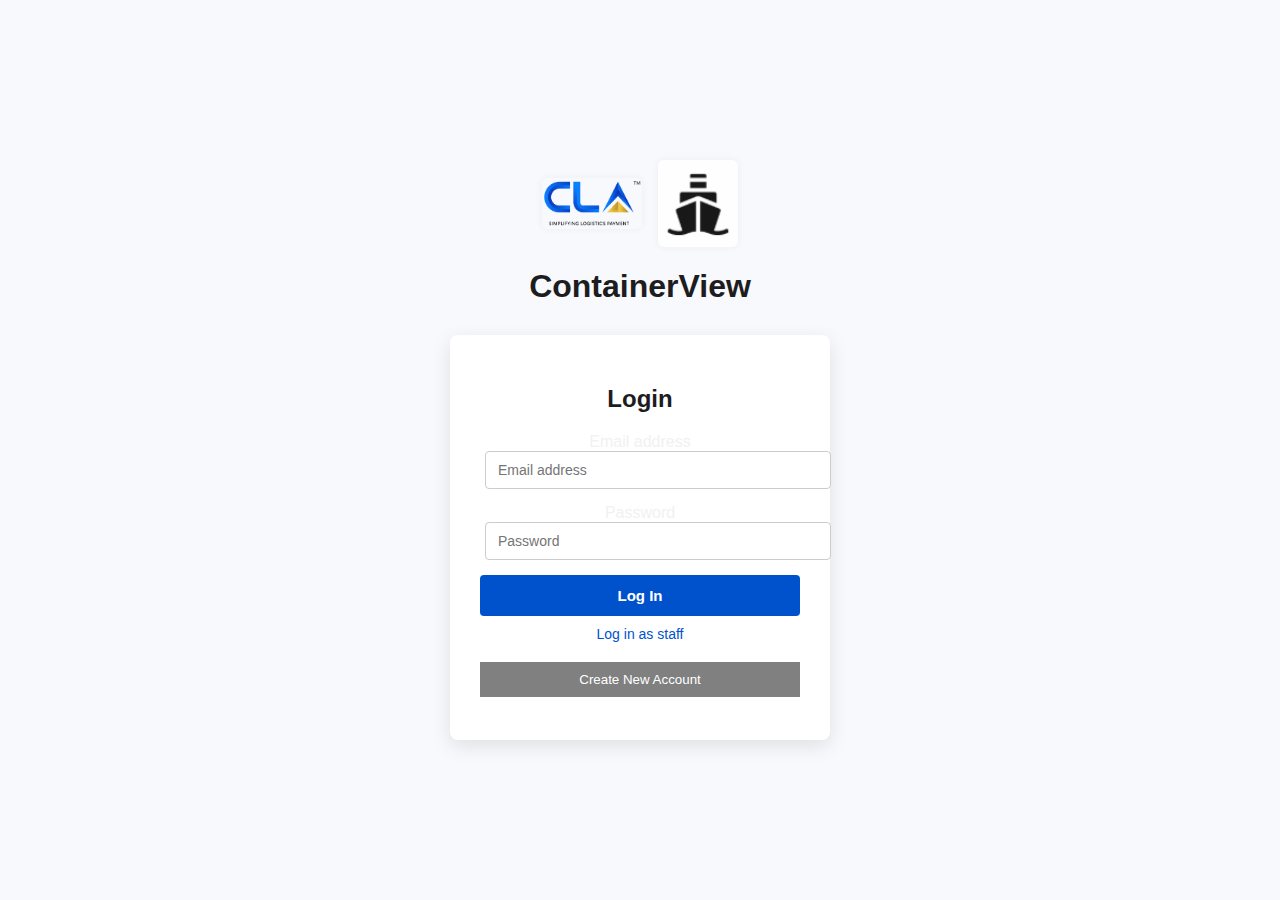
<file: index.html>
<!DOCTYPE html>
<html lang="en">
<head>
  <meta charset="UTF-8">
  <title>ContainerView Login</title>
  <link rel="stylesheet" href="style.css">
</head>
<body class="login-body">
  <div class="login-wrapper">
    <div class="logo-group">
        <img src="logo.png" alt="CLA Logo" class="login-logo">
        <img src="ship-logo.png" alt="Ship Logo" class="login-logo partner-logo">
    </div>     
    <h1 class="brand-title">ContainerView</h1>
    <div class="login-box">
      <h2>Login</h2>
      <form id="loginForm">
        <label for="email">Email address</label>
        <input type="email" id="email" placeholder="Email address" required>

        <label for="password">Password</label>
        <input type="password" id="password" placeholder="Password" required>

        <button type="button" id="clientLogin" class="login-btn">Log In</button>
        <a id="staffLogin" class="staff-link" href="#">Log in as staff</a>
      </form>
      <button onclick="window.location.href='create-account.html'" style="background-color: grey; color: white; border: none; padding: 10px 20px; margin-top: 20px; width: 100%; cursor: pointer;">
        Create New Account
      </button>      
      <p id="loginError" class="error-msg"></p>
    </div>
  </div>

  <script>
    function login(role) {
      const email = document.getElementById('email').value.trim();
      const password = document.getElementById('password').value.trim();

      if (email && password) {
        localStorage.setItem('userRole', role);
        window.location.href = 'dashboard.html';
      } else {
        document.getElementById('loginError').innerText = 'Please enter email and password.';
      }
    }

    document.getElementById('clientLogin').addEventListener('click', () => login('Client'));
    document.getElementById('staffLogin').addEventListener('click', (e) => {
      e.preventDefault();
      login('Staff');
    });
  </script>
</body>
</html>
</file>
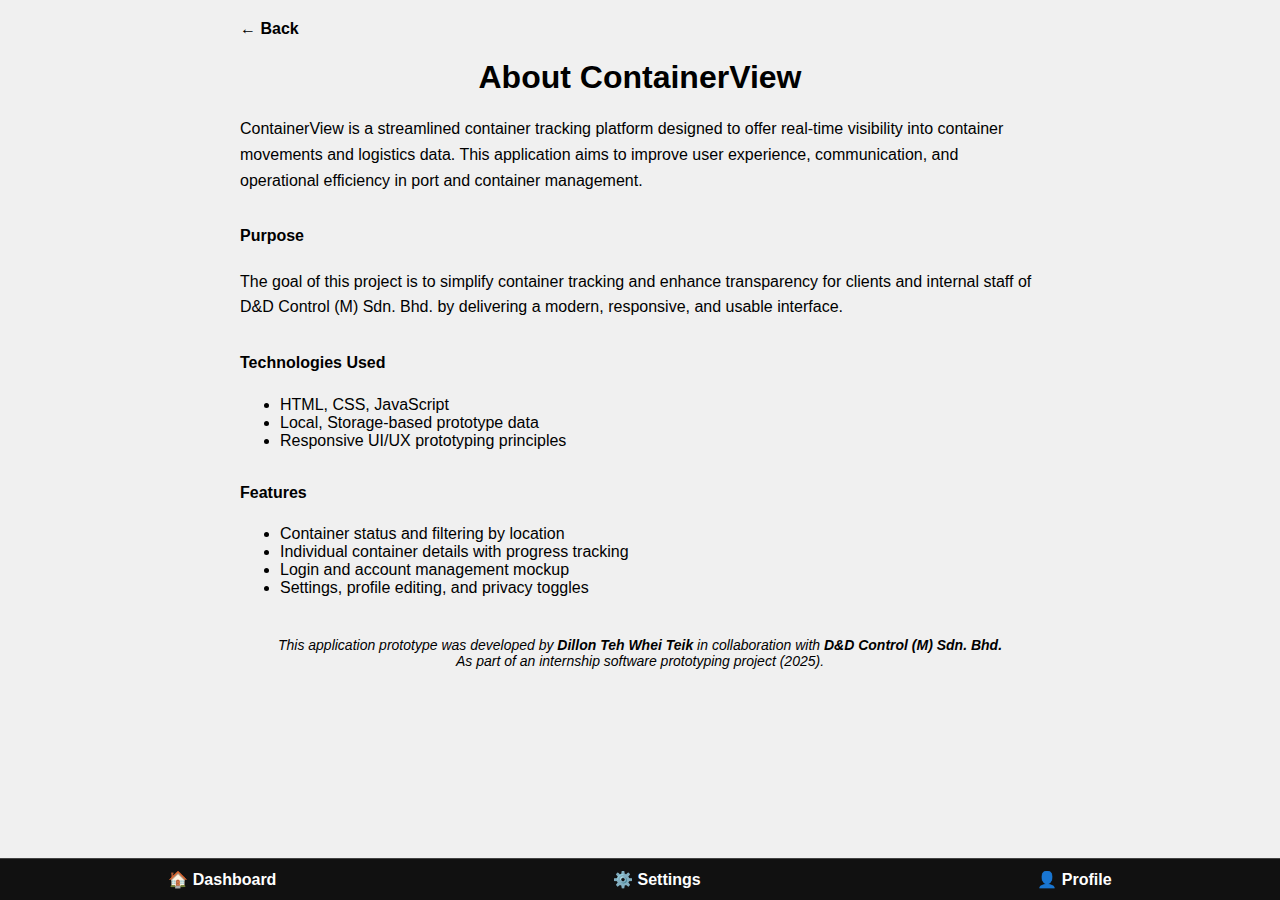
<file: about.html>
<!DOCTYPE html>
<html lang="en">
<head>
  <meta charset="UTF-8">
  <title>About - ContainerView</title>
  <link rel="stylesheet" href="style.css">
  <style>
    body {
      margin: 0;
      font-family: Arial, sans-serif;
      background-color: #f0f0f0;
      color: black;
    }

    .container {
      padding: 20px;
      max-width: 800px;
      margin: 0 auto;
      padding-bottom: 100px; /* prevent nav overlap */
    }

    .back-btn {
      text-align: left;
      display: block;
      margin-bottom: 20px;
      color: #000;
      text-decoration: none;
      font-weight: bold;
    }

    h1 {
      text-align: center;
      margin-bottom: 20px;
    }

    p {
      line-height: 1.6;
      margin-bottom: 20px;
    }

    .credit {
      text-align: center;
      font-style: italic;
      font-size: 14px;
      margin-top: 40px;
    }

    .section-title {
      font-weight: bold;
      margin-top: 30px;
    }
  </style>
</head>
<body>
  <div class="container">
    <a href="settings.html" class="back-btn">← Back</a>
    <h1>About ContainerView</h1>

    <p>
      ContainerView is a streamlined container tracking platform designed to offer real-time visibility into container movements and logistics data. This application aims to improve user experience, communication, and operational efficiency in port and container management.
    </p>

    <p class="section-title">Purpose</p>
    <p>
      The goal of this project is to simplify container tracking and enhance transparency for clients and internal staff of D&D Control (M) Sdn. Bhd. by delivering a modern, responsive, and usable interface.
    </p>

    <p class="section-title">Technologies Used</p>
    <ul>
      <li>HTML, CSS, JavaScript</li>
      <li>Local, Storage-based prototype data</li>
      <li>Responsive UI/UX prototyping principles</li>
    </ul>

    <p class="section-title">Features</p>
    <ul>
      <li>Container status and filtering by location</li>
      <li>Individual container details with progress tracking</li>
      <li>Login and account management mockup</li>
      <li>Settings, profile editing, and privacy toggles</li>
    </ul>

    <div class="credit">
      This application prototype was developed by <strong>Dillon Teh Whei Teik</strong> in collaboration with <strong>D&D Control (M) Sdn. Bhd.</strong><br>
      As part of an internship software prototyping project (2025).
    </div>
  </div>

  <div id="navbar-placeholder"></div>
  <script>
    fetch('navbar.html')
      .then(res => res.text())
      .then(data => {
        document.getElementById('navbar-placeholder').innerHTML = data;
      });
  </script>
</body>
</html>
</file>
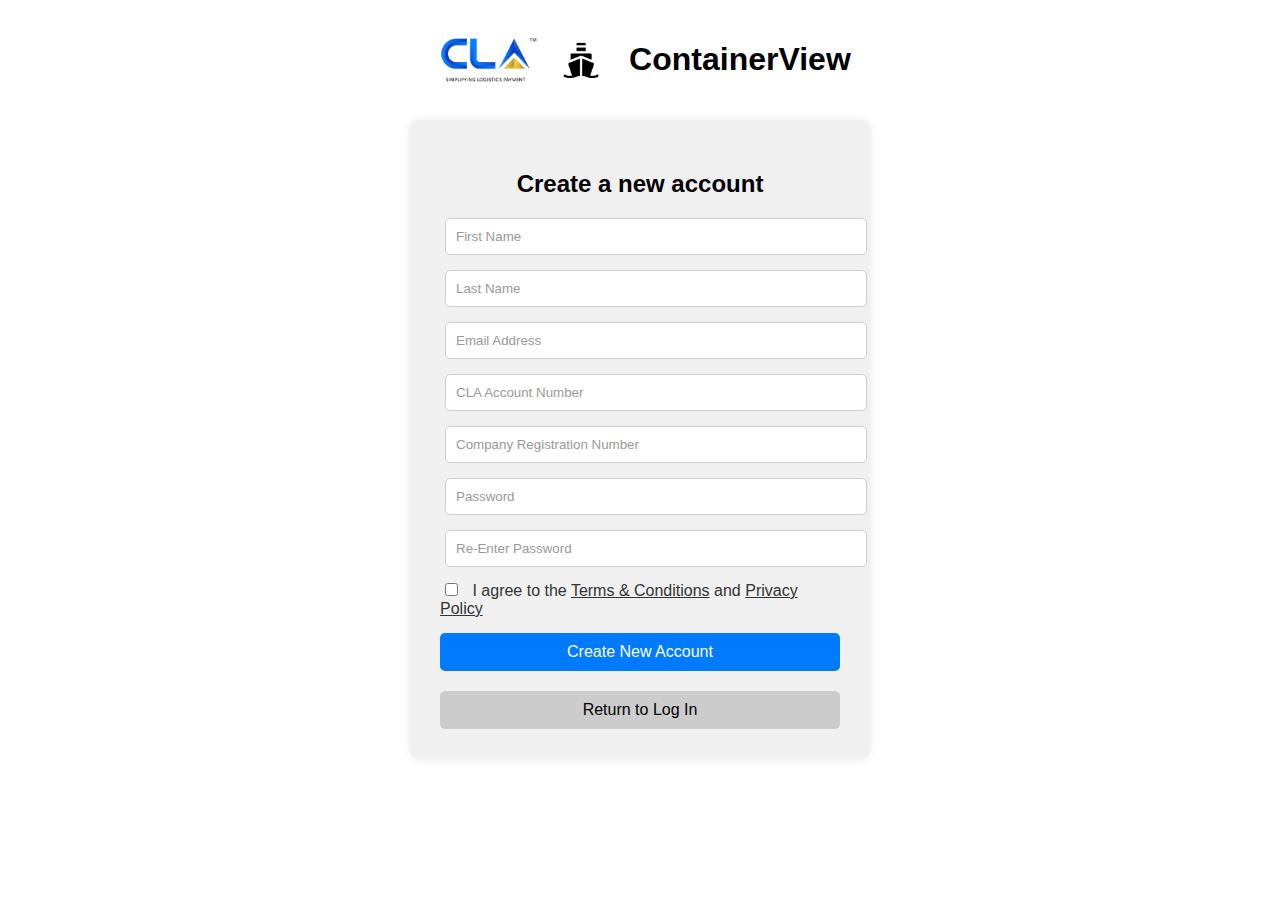
<file: create-account.html>
<!DOCTYPE html>
<html lang="en">
<head>
  <meta charset="UTF-8" />
  <meta name="viewport" content="width=device-width, initial-scale=1.0"/>
  <title>ContainerView - Create Account</title>
  <link rel="stylesheet" href="style.css">
  <style>
    body {
      background-color: #fff;
      color: black;
      font-family: Arial, sans-serif;
      display: flex;
      flex-direction: column;
      align-items: center;
      padding: 20px;
    }

    .logo {
      height: 50px;
      margin: 10px;
    }

    .header {
      display: flex;
      align-items: center;
      justify-content: center;
      margin-bottom: 20px;
    }

    .header h1 {
      margin-left: 15px;
      font-size: 2em;
      color: #000;
    }

    .create-box {
      background-color: #f0f0f0;
      padding: 30px;
      border-radius: 10px;
      width: 100%;
      max-width: 400px;
      box-shadow: 0 0 10px rgba(0, 0, 0, 0.1);
    }

    .create-box h2 {
      text-align: center;
      margin-bottom: 20px;
      color: #000;
    }

    .form-group {
      margin-bottom: 15px;
    }

    .form-group input[type="text"],
    .form-group input[type="email"],
    .form-group input[type="password"] {
      width: 100%;
      padding: 10px;
      border: 1px solid #ccc;
      border-radius: 5px;
      background-color: #fff;
      color: #000;
    }

    .form-group input::placeholder {
      color: #999;
    }

    .form-group input[type="checkbox"] {
      margin-right: 10px;
    }

    .form-group label {
      color: #333;
    }

    .btn {
      display: block;
      width: 100%;
      padding: 10px;
      border: none;
      border-radius: 5px;
      font-size: 16px;
      margin-top: 10px;
      cursor: pointer;
    }

    .btn-primary {
      background-color: #007bff;
      color: white;
    }

    .btn-secondary {
      background-color: #ccc;
      color: black;
      margin-top: 20px;
    }
  </style>
</head>
<body>

  <div class="header">
    <img src="logo.png" alt="Logo 1" class="logo" />
    <img src="ship-logo.png" alt="Logo 2" class="logo" />
    <h1>ContainerView</h1>
  </div>

  <div class="create-box">
    <h2>Create a new account</h2>
    <div class="form-group">
      <input type="text" placeholder="First Name" />
    </div>
    <div class="form-group">
      <input type="text" placeholder="Last Name" />
    </div>
    <div class="form-group">
      <input type="email" placeholder="Email Address" />
    </div>
    <div class="form-group">
      <input type="text" placeholder="CLA Account Number" />
    </div>
    <div class="form-group">
      <input type="text" placeholder="Company Registration Number" />
    </div>
    <div class="form-group">
      <input type="password" placeholder="Password" />
    </div>
    <div class="form-group">
      <input type="password" placeholder="Re-Enter Password" />
    </div>
    <div class="form-group">
      <label><input type="checkbox" /> I agree to the 
        <span style="text-decoration: underline; cursor: pointer;">Terms & Conditions</span> and 
        <span style="text-decoration: underline; cursor: pointer;">Privacy Policy</span>
    </label>
    </div>
    <button class="btn btn-primary" onclick="window.location.href='dashboard.html'">Create New Account</button>      
    <button class="btn btn-secondary" onclick="window.location.href='index.html'">Return to Log In</button>
  </div>

</body>
</html>
</file>
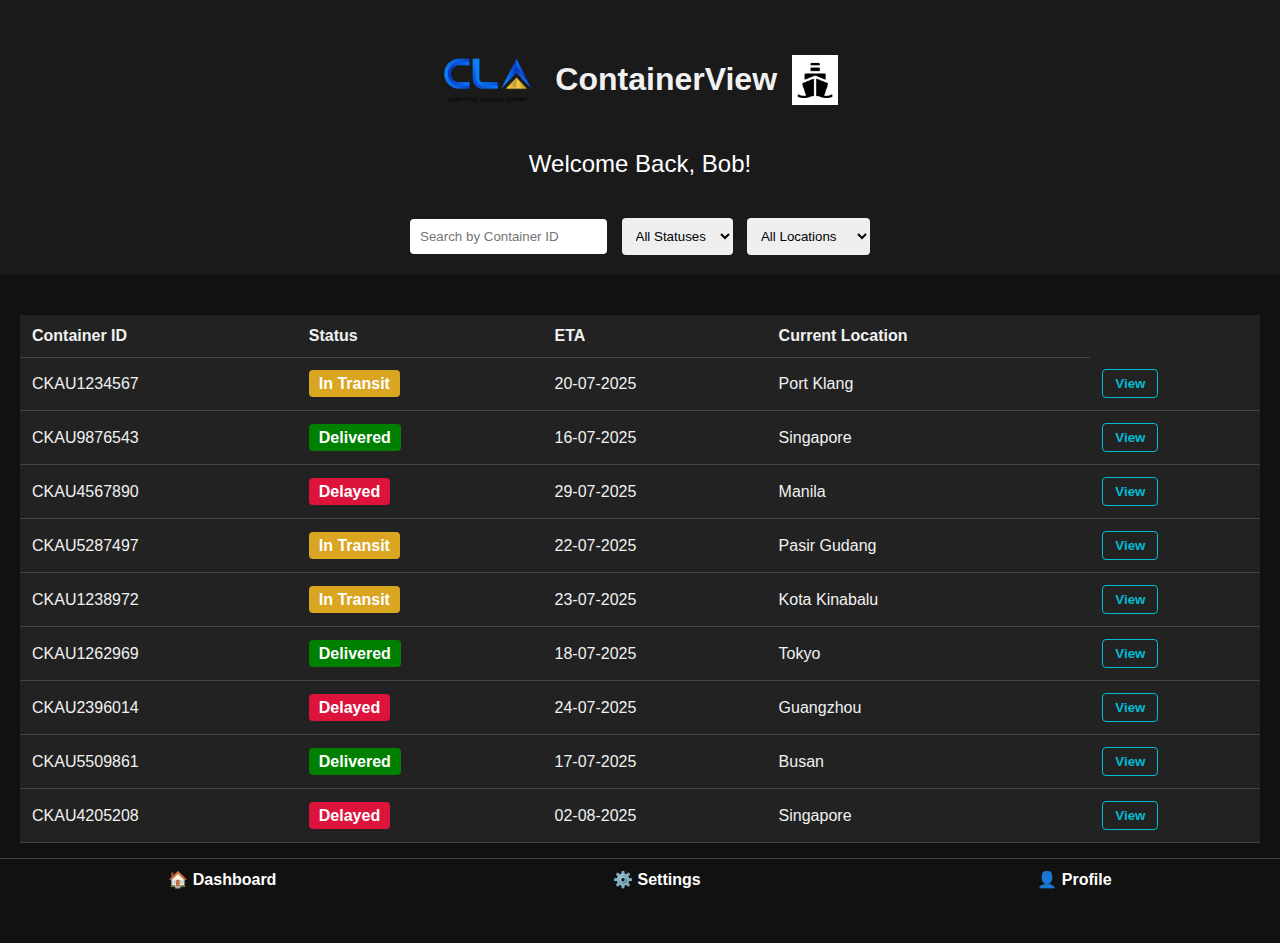
<file: dashboard.html>
<!DOCTYPE html>
<html lang="en">
<head>
  <meta charset="UTF-8">
  <title>ContainerView Dashboard</title>
  <link rel="stylesheet" href="style.css">
</head>
<body>
  <header>
    <!-- Header with Logo and Title -->
    <div class="brand">
      <img src="logo.png" alt="CLA Logo Left" class="logo">
      <h1>ContainerView</h1>
      <img src="ship-logo.png" alt="CLA Logo Right" class="logo">
    </div>
    <!-- Welcome Message -->
    <div class="welcome-msg">
      Welcome Back, Bob!
    </div>
    <div class="controls">
      <input type="text" id="searchInput" placeholder="Search by Container ID" />
      <!--Status Filter-->
      <select id="statusFilter">
        <option value="All">All Statuses</option>
        <option value="In Transit">In Transit</option>
        <option value="Delivered">Delivered</option>
        <option value="Delayed">Delayed</option>
      </select>
      <!-- Location Filter -->
        <!-- <label for="locationFilter">Filter by Location:</label> -->
        <select id="locationFilter">
        <option value="All">All Locations</option>
        <option value="Port Klang">Port Klang</option>
        <option value="Singapore">Singapore</option>
        <option value="Manila">Manila</option>
        <option value="Pasir Gudang">Pasir Gudang</option>
        <option value="Kota Kinabalu">Kota Kinabalu</option>
        <option value="Tokyo">Tokyo</option>
        <option value="Guangzhou">Guangzhou</option>
        <option value="Busan">Busan</option>
      </select>
    </div>
  </header>

  <main>
    <table id="containerTable">
      <thead>
        <tr>
          <th>Container ID</th>
          <th>Status</th>
          <th>ETA</th>
          <th>Current Location</th>
        </tr>
      </thead>
      <tbody>
        <!-- Rows will be dynamically added here -->
      </tbody>
    </table>
  </main>

  <script src="script.js"></script>
  
  <div id="navbar-placeholder"></div>

<script>
  fetch('navbar.html')
    .then(res => res.text())
    .then(data => {
      document.getElementById('navbar-placeholder').innerHTML = data;
    });
</script>

</body>
</html>
</file>
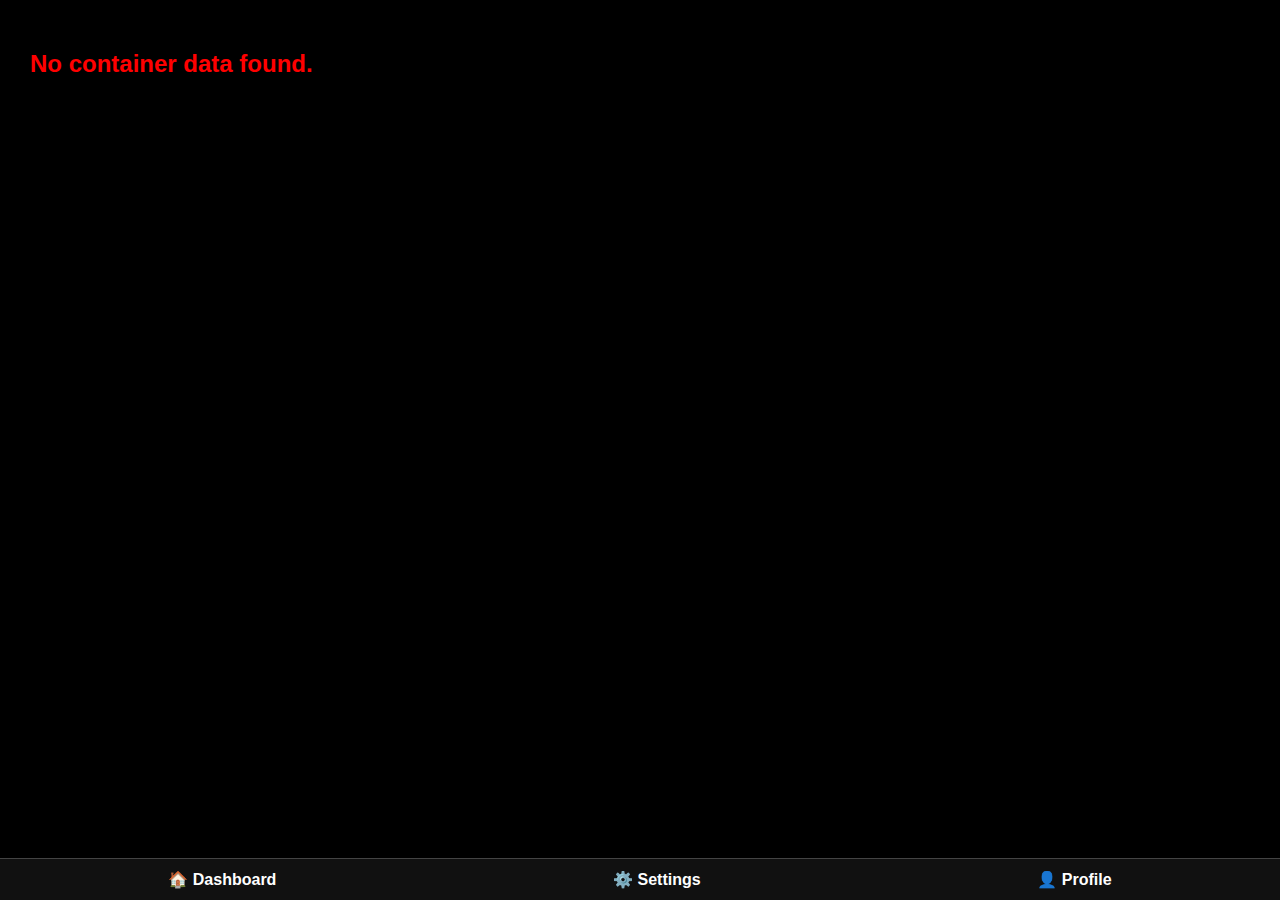
<file: details.html>
<!DOCTYPE html>
<html lang="en">
<head>
  <meta charset="UTF-8">
  <title>ContainerView - Container Details</title>
  <link rel="stylesheet" href="style.css">
  <style>
    body {
      background-color: #000;
      color: white;
      font-family: Arial, sans-serif;
      padding: 30px;
    }

    .header {
      display: flex;
      align-items: center;
      margin-bottom: 40px;
    }

    .logo {
      height: 50px;
      margin-right: 20px;
    }

    .container-details {
      margin-bottom: 30px;
    }

    .highlight {
      font-size: 2em;
      color: yellow;
      margin-bottom: 20px;
      text-align: center;
    }

    .label {
      color: hotpink;
      font-weight: bold;
      margin-top: 20px;
      text-align: center;
    }

    .value {
      color: white;
      text-align: center;
    }

    .progress {
      border-left: 4px solid green;
      padding-left: 20px;
      margin-top: 20px;
      margin-left: auto;
      margin-right: auto;
      width: fit-content;
    }

    .step {
      display: flex;
      align-items: center;
      margin-bottom: 16px;
      color: green;
    }

    .step.complete::before {
      content: "✔️";
      margin-right: 10px;
    }

    .step.incomplete::before {
      content: "⚪";
      margin-right: 10px;
    }

    .download-btn {
      margin-top: 30px auto 0;
      color: limegreen;
      text-decoration: underline;
      cursor: pointer;
      display: block;
      text-align: center;
      font-weight: bold;
    }

    
  </style>
</head>
<body>

  <div class="header">
    <a href="dashboard.html">
        <img src="logo.png" alt="CLA Logo" class="logo" style="cursor: pointer;">
      </a>      
    <h1>ContainerView</h1>
  </div>

  <div class="container-details">
    <div class="label">Container ID:</div>
    <div class="highlight" id="container-id">Loading...</div>

    <div class="label">Status:</div>
    <div class="value" id="status">Loading...</div>

    <div class="label">Estimated Arrival:</div>
    <div class="value" id="eta">Loading...</div>

    <div class="label">Port of Loading / Origin:</div>
    <div class="value" id="origin">Loading...</div>

    <div class="label">Current Location:</div>
    <div class="value" id="location">Loading...</div>
  </div>

  <div class="label">Tracking Progress:</div>
  <div class="progress" id="tracking-progress">
    <!-- Progress steps will be injected here -->
  </div>

  <div class="download-btn" onclick="alert('CKAU9876543_report saved to Downloads')">[Download PDF Report]</div>
  

  <!--
  <script>
    const container = JSON.parse(localStorage.getItem("selectedContainer"));

    if (container) {
      document.getElementById("container-id").textContent = container.id;
      document.getElementById("eta").textContent = container.eta;
      document.getElementById("origin").textContent = container.origin;
      document.getElementById("location").textContent = container.location;

      const steps = ["Departed Origin", "At Port", "Customs", "Delivered"];
      const progress = document.getElementById("tracking-progress");

      steps.forEach((step, index) => {
        const div = document.createElement("div");
        div.className = "step " + (index <= container.progressIndex ? "complete" : "incomplete");
        div.textContent = step;
        progress.appendChild(div);
      });
    } else {
      document.body.innerHTML = "<h2 style='color: red;'>No container data found.</h2>";
    }
  </script>
-->

    <script>
        const container = JSON.parse(localStorage.getItem("selectedContainer"));
    
        if (container) {
        // Random hardcoded ports
        const ports = [
            "Port of Shanghai, China",
            "Jawaharlal Nehru Port, India",
            "Kaohsiung Harbor, Taiwan",
            "Port of Ningbo-Zhoushan, China",
            "Laem Chabang Port, Thailand",
            "Port of Shenzhen, China"
        ];
        const randomOrigin = ports[Math.floor(Math.random() * ports.length)];
    
        // document.getElementById("container-id").textContent = container.id;
        // Sets Container ID text as usual
        const containerIdElement = document.getElementById("container-id");
        containerIdElement.textContent = container.id;

        // Checks respective status of container and applies correct text colour dynamically using .style.color
        if (container.status === "Delivered") {
        containerIdElement.style.color = "green";
        } else if (container.status === "In Transit") {
        containerIdElement.style.color = "yellow";
        } else if (container.status === "Delayed") {
        containerIdElement.style.color = "crimson";
        }

        document.getElementById("eta").textContent = container.eta;
        document.getElementById("origin").textContent = randomOrigin;
        document.getElementById("location").textContent = container.location;
        document.getElementById("status").textContent = container.status;
    
        const steps = ["Departed Origin", "At Port", "Customs", "Delivered"];
        const progress = document.getElementById("tracking-progress");
    
        /*
        steps.forEach((step, index) => {
            const div = document.createElement("div");
            div.className = "step " + (index <= container.progressIndex ? "complete" : "incomplete");
            div.textContent = step;
            progress.appendChild(div);
        });
*/

        const status = container.status;

        // Clear any existing progress
        progress.innerHTML = "";

        // Determine how many steps to check off
        let progressIndex = 0;
        let specialColorStep = -1;
        let specialColor = "";

        // Always check the first step
        if (status === "Delivered") {
        progressIndex = steps.length - 1; // All complete
        } else if (status === "In Transit") {
        progressIndex = 0; // Only first step complete
        specialColorStep = 1; // At Port = yellow
        specialColor = "goldenrod";
        } else if (status === "Delayed") {
        progressIndex = 0; // Only first step complete
        specialColorStep = 1; // Could also be 2 for Customs if you want
        specialColor = "crimson";
        }

        // Generate step indicators
        steps.forEach((step, index) => {
        const div = document.createElement("div");

        if (index <= progressIndex) {
            div.className = "step complete";
        } else if (index === specialColorStep) {
            div.className = "step";
            div.style.color = specialColor;
        } else {
            div.className = "step incomplete";
        }

        div.textContent = step;
        progress.appendChild(div);
        });


        } else {
        document.body.innerHTML = "<h2 style='color: red;'>No container data found.</h2>";
        }
    </script>
    
    <div id="navbar-placeholder"></div>

<script>
  fetch('navbar.html')
    .then(res => res.text())
    .then(data => {
      document.getElementById('navbar-placeholder').innerHTML = data;
    });
</script>


</body>
</html>
</file>
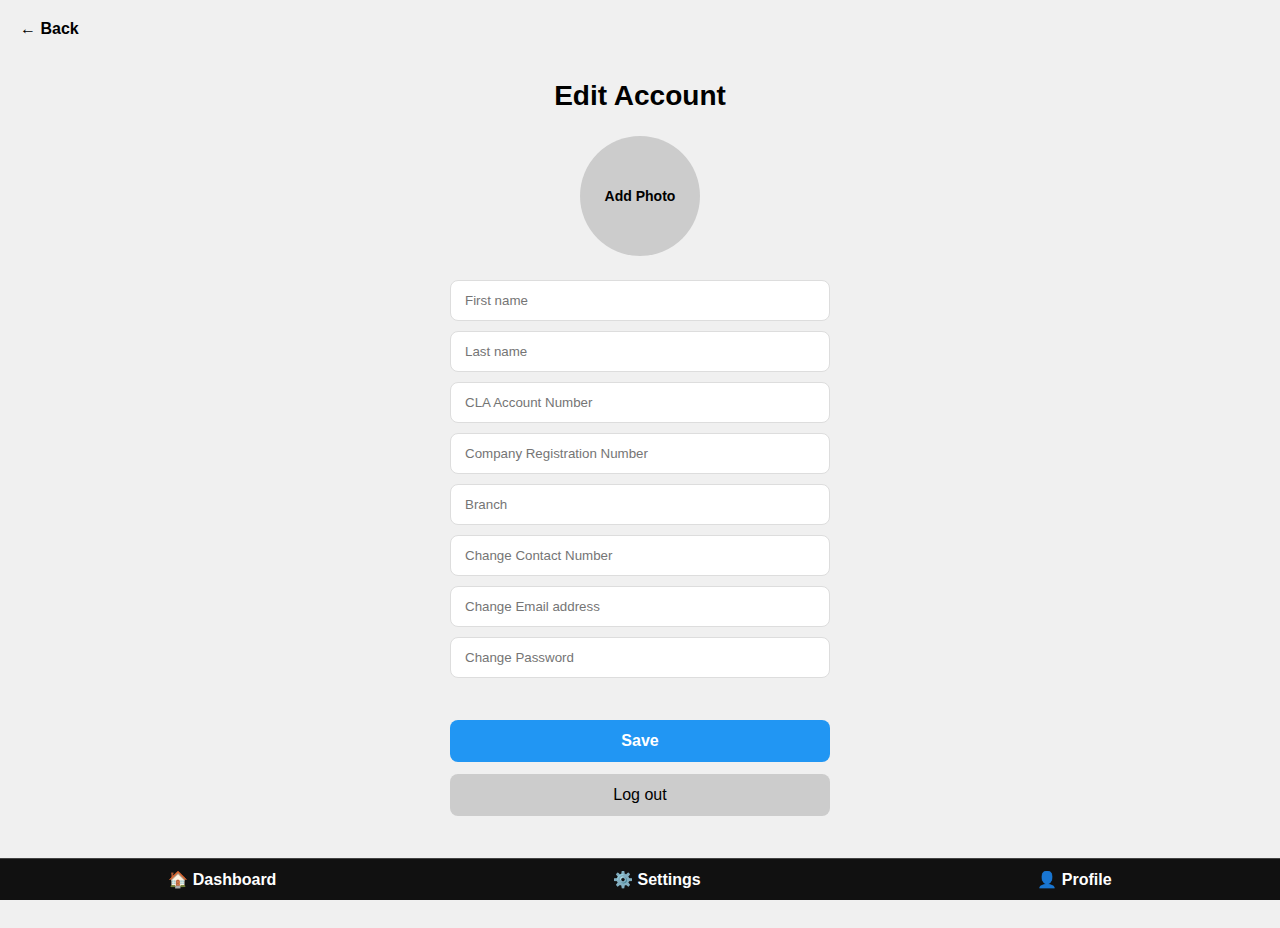
<file: new-profile.html>
<!DOCTYPE html>
<html lang="en">
<head>
  <meta charset="UTF-8">
  <title>Profile - ContainerView</title>
  <link rel="stylesheet" href="style.css">
  <style>
    :root{
      --page-bg: #f0f0f0;
      --field-bg: #ccc;
      --primary: #2196f3;
      --text: #000;
      --muted-text: #666;
      --radius: 8px;
      --container-w: 380px;   /* <- makes everything stack nicely */
      --bottom-pad: 100px;    /* avoid overlap with fixed bottom nav */
    }

    body{
      margin: 0;
      font-family: Arial, sans-serif;
      background: var(--page-bg);
      color: var(--text);
    }

    .container{
      max-width: var(--container-w);
      margin: 0 auto;
      padding: 20px 16px var(--bottom-pad);
      padding-top: 60px; /* add space for the fixed back button */
      text-align: center;
    }

    .back-btn {
        display: inline-block;
        color: var(--text);
        text-decoration: none;
        font-weight: bold;
        position: absolute;
        top: 20px;
        left: 20px;
        z-index: 100;
    }

    .h2{
        margin: 0 0 24px;
        font-size: 24px;
        font-weight: bold;
        text-decoration: underline;
    }

    .profile-heading {
        font-size: 28px;
        font-weight: bold;
        margin: 0 auto 24px;
        padding-top: 20px;
        text-align: center;
        color: var(--text);
      }      

    .container {
        max-width: var(--container-w);
        margin: 0 auto;
        padding: 60px 16px var(--bottom-pad); /* increased top padding */
        text-align: center;
      }

    /* Avatar upload */
    .avatar {
        width: 120px;
        height: 120px;
        aspect-ratio: 1 / 1;               /* Force square dimensions */
        background-color: #ccc;
        border-radius: 50%;                /* Make it a circle */
        display: flex;                     /* Use flex to center the text inside */
        align-items: center;
        justify-content: center;
        font-weight: bold;
        font-size: 14px;
        color: black;
        cursor: pointer;
        margin: 20px auto 24px;
        background-size: cover;
        background-position: center;
        overflow: hidden;
        text-align: center;
        transition: background-image 0.3s ease, opacity 0.3s ease;
      }
      

    /* Stack every field to full width */
    .form-field{
      width: 100%;
      max-width: 100%;
      display: block;
      margin: 10px 0;
      padding: 12px 14px;
      background: #fff;              /* match your latest look */
      border: 1px solid #ddd;
      border-radius: var(--radius);
      box-sizing: border-box;
      color: var(--text);
    }

    /*
    .muted-field{
      background: var(--field-bg);
      color: var(--muted-text);
      border: none;
    }
    */

    .btn{
      width: 100%;
      padding: 12px;
      margin: 12px 0;
      font-size: 16px;
      border: none;
      border-radius: var(--radius);
      cursor: pointer;
      display: block;
    }

    .btn-small {
        padding: 6px 12px;
        font-size: 12px;
        border-radius: 6px;
        margin-top: 10px;
        margin-bottom: 30px;
        background: #ddd;
        color: black;
        border: none;
        cursor: pointer;
        display: block;
        margin-left: auto;
        margin-right: auto;

      }      

    .save-btn{
      background: var(--primary);
      color: #fff;
      font-weight: bold;
    }

    .logout-btn{
      background: var(--field-bg);
      color: #000;
    }
  </style>
</head>
<body>
  <div class="container">
    <a href="dashboard.html" class="back-btn">← Back</a>

    <!-- <h2>Edit Account</h2> -->
    <h2 class="profile-heading">Edit Account</h2>    

    <!-- Avatar -->
    <label for="avatarInput" class="avatar" id="avatarPreview">Add Photo</label>
    <input type="file" id="avatarInput" accept="image/*" style="display:none;">

    <!-- Clear Profile Picture-->
    <button id="removePhotoBtn" class="btn-small" style="display: none; background:#ddd; color:black; font-size:14px;">Remove Photo</button>
      

    <!-- Form fields stacked in one column -->
    <input type="text" class="form-field" placeholder="First name" id="firstName">
    <input type="text" class="form-field" placeholder="Last name" id="lastName">
    <input type="text" class="form-field" placeholder="CLA Account Number" id="accountNo">
    <input type="text" class="form-field" placeholder="Company Registration Number" id="regNo">
    <input type="text" class="form-field" placeholder="Branch" id="branch">
    <input type="text" class="form-field" placeholder="Change Contact Number" id="contactNo">
    <input type="email" class="form-field" placeholder="Change Email address" id="email">
    <input type="password" class="form-field" placeholder="Change Password" id="password">

    <div style="height: 20px;"></div>

    <button class="btn save-btn" onclick="alert('Account Details Successfully Saved!')">Save</button>
    <button class="btn logout-btn" onclick="window.location.href='index.html'">Log out</button>
  </div>

  <!-- Shared bottom nav -->
  <div id="navbar-placeholder"></div>

  <script>
    // Inject navbar
    fetch('navbar.html')
      .then(res => res.text())
      .then(data => {
        document.getElementById('navbar-placeholder').innerHTML = data;
      });

    // ----- Avatar upload + persistence -----
    const input   = document.getElementById('avatarInput');
    const preview = document.getElementById('avatarPreview');
    const removeBtn = document.getElementById('removePhotoBtn');

    const savedImage = localStorage.getItem("profileImage");
    if (savedImage) {
        preview.style.backgroundImage = `url('${savedImage}')`;
        preview.textContent = "";
        removeBtn.style.display = "block"; // Shows the button if an image exists
      }      

    input.addEventListener('change', () => {
      const file = input.files[0];
      if (!file) return;
      const reader = new FileReader();
      reader.onload = e => {
        const imgData = e.target.result;
        preview.style.backgroundImage = `url('${imgData}')`;
        preview.textContent = "";
        localStorage.setItem("profileImage", imgData);
        removeBtn.style.display = "block"; // Shows the button after upload
        };
      reader.readAsDataURL(file);
    });

    removeBtn.addEventListener('click', () => {
        localStorage.removeItem("profileImage");
        preview.style.backgroundImage = "";
        preview.textContent = "Add Photo";
        removeBtn.style.display = "none"; // Hides the button after removal
      });       

    // (Optional) simple temp save of fields to localStorage
    const fields = ["firstName","lastName","accountNo","regNo","branch","contactNo","email"];
    // Load existing values
    fields.forEach(id => {
      const el = document.getElementById(id);
      const v  = localStorage.getItem("profile_"+id);
      if (v) el.value = v;
    });

    document.getElementById('saveBtn').addEventListener('click', () => {
      fields.forEach(id => {
        const el = document.getElementById(id);
        localStorage.setItem("profile_"+id, el.value);
      });
      alert("Profile saved (simulated).");
    });

    document.getElementById('logoutBtn').addEventListener('click', () => {
      // Clear only what makes sense for your demo
      // localStorage.clear(); // or selective remove
      window.location.href = "index.html";
    });
  </script>
</body>
</html>
</file>
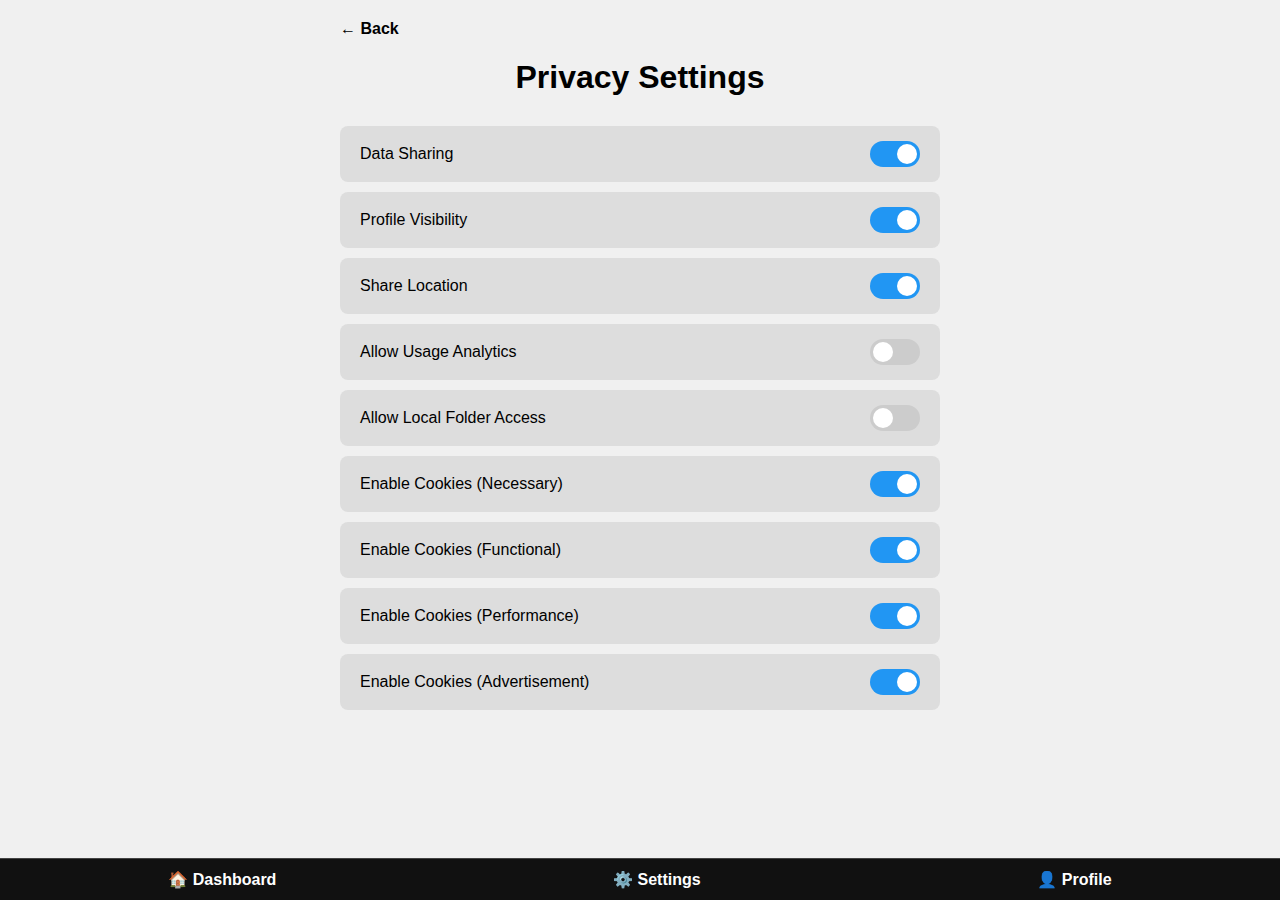
<file: privacy.html>
<!DOCTYPE html>
<html lang="en">
<head>
  <meta charset="UTF-8">
  <title>Privacy Settings - ContainerView</title>
  <link rel="stylesheet" href="style.css">
  <style>
    body {
      margin: 0;
      font-family: Arial, sans-serif;
      background-color: #f0f0f0;
      color: black
    }

    .container {
      padding: 20px;
      max-width: 600px;
      padding-bottom: 100px;
      margin: 0 auto;
    }

    .back-btn {
      text-align: left;
      display: block;
      margin-bottom: 20px;
      color: #000;
      text-decoration: none;
      font-weight: bold;
    }

    h1 {
      text-align: center;
      margin-bottom: 30px;
    }

    .setting-item {
      display: flex;
      justify-content: space-between;
      align-items: center;
      background-color: #ddd;
      padding: 15px 20px;
      margin: 10px 0;
      border-radius: 8px;
    }

    .toggle-switch {
      position: relative;
      width: 50px;
      height: 26px;
    }

    .toggle-switch input {
      display: none;
    }

    .slider {
      position: absolute;
      top: 0;
      left: 0;
      right: 0;
      bottom: 0;
      background-color: #ccc;
      border-radius: 26px;
      transition: 0.3s;
    }

    .slider:before {
      position: absolute;
      content: "";
      height: 20px;
      width: 20px;
      left: 3px;
      bottom: 3px;
      background-color: white;
      border-radius: 50%;
      transition: 0.3s;
    }

    .toggle-switch input:checked + .slider {
      background-color: #2196f3;
    }

    .toggle-switch input:checked + .slider:before {
      transform: translateX(24px);
    }
  </style>
</head>
<body>
  <div class="container">
    <a href="settings.html" class="back-btn">← Back</a>
    <h1>Privacy Settings</h1>

    <div class="setting-item">
        <span>Data Sharing</span>
        <label class="toggle-switch">
          <input type="checkbox" checked>
          <span class="slider"></span>
        </label>
      </div>

    <div class="setting-item">
        <span>Profile Visibility</span>
        <label class="toggle-switch">
          <input type="checkbox" checked>
          <span class="slider"></span>
        </label>
    </div>

    <div class="setting-item">
      <span>Share Location</span>
      <label class="toggle-switch">
        <input type="checkbox" checked>
        <span class="slider"></span>
      </label>
    </div>

    <div class="setting-item">
      <span>Allow Usage Analytics</span>
      <label class="toggle-switch">
        <input type="checkbox">
        <span class="slider"></span>
      </label>
    </div>

    <div class="setting-item">
      <span>Allow Local Folder Access</span>
      <label class="toggle-switch">
        <input type="checkbox">
        <span class="slider"></span>
      </label>
    </div>

    <div class="setting-item">
      <span>Enable Cookies (Necessary)</span>
      <label class="toggle-switch">
        <input type="checkbox" checked>
        <span class="slider"></span>
      </label>
    </div>

    <div class="setting-item">
        <span>Enable Cookies (Functional)</span>
        <label class="toggle-switch">
          <input type="checkbox" checked>
          <span class="slider"></span>
        </label>
      </div>

    <div class="setting-item">
        <span>Enable Cookies (Performance)</span>
        <label class="toggle-switch">
          <input type="checkbox" checked>
          <span class="slider"></span>
        </label>
    </div>  

    <div class="setting-item">
        <span>Enable Cookies (Advertisement)</span>
        <label class="toggle-switch">
          <input type="checkbox" checked>
          <span class="slider"></span>
        </label>
      </div>

  </div>

  <div id="navbar-placeholder"></div>
  <script>
    fetch('navbar.html')
      .then(res => res.text())
      .then(data => {
        document.getElementById('navbar-placeholder').innerHTML = data;
      });
  </script>
</body>
</html>
</file>
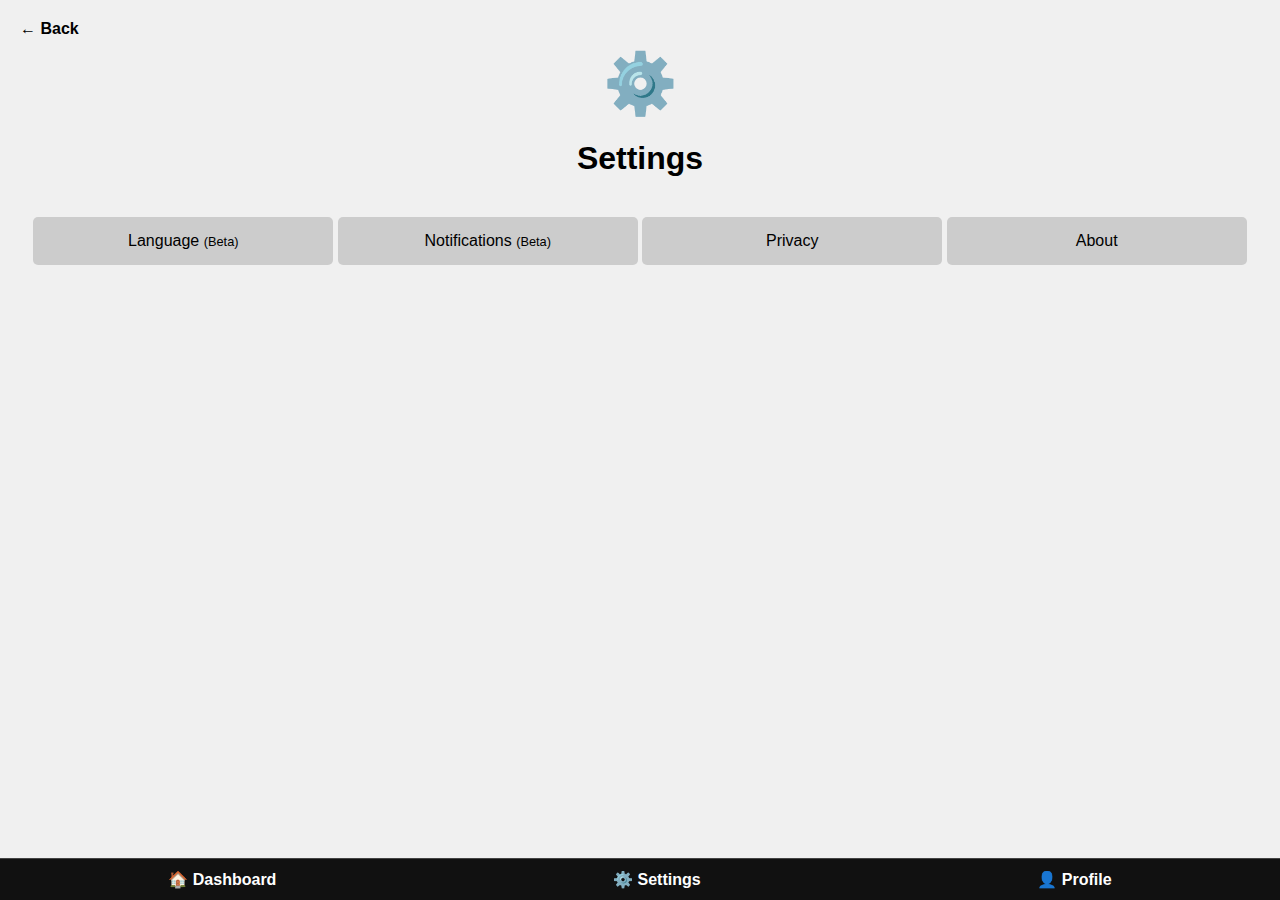
<file: settings.html>
<!DOCTYPE html>
<html lang="en">
<head>
  <meta charset="UTF-8">
  <title>Settings - ContainerView</title>
  <link rel="stylesheet" href="style.css">
  <style>
    body {
      margin: 0;
      font-family: Arial, sans-serif;
      background-color: #f0f0f0;
      color: black
    }
    .container {
      padding: 20px;
      text-align: center;
    }
    .back-btn {
      text-align: left;
      margin-bottom: 10px;
      display: block;
      color: #000;
      text-decoration: none;
      font-weight: bold;
    }
    .icon {
      font-size: 60px;
      margin: 10px 0;
    }
    h1 {
      margin-bottom: 30px;
    }
    .setting-option {
      background-color: #ccc;
      border: none;
      padding: 15px;
      margin: 10px 0;
      width: 100%;
      max-width: 300px;
      font-size: 16px;
      cursor: pointer;
      border-radius: 5px;
    }
  </style>
</head>
<body>
  <div class="container">
    <a href="dashboard.html" class="back-btn">← Back</a>
    <div class="icon">⚙️</div>
    <h1>Settings</h1>
    <button class="setting-option">Language <span style="font-size: 0.8em;">(Beta)</span></button>
    <button class="setting-option">Notifications <span style="font-size: 0.8em;">(Beta)</span></button>
    <button class="setting-option" onclick="location.href='privacy.html'">Privacy</button>
    <button class="setting-option" onclick="location.href='about.html'">About</button>
  </div>

  <div id="navbar-placeholder"></div>
  <script>
    fetch('navbar.html')
      .then(res => res.text())
      .then(data => {
        document.getElementById('navbar-placeholder').innerHTML = data;
      });
  </script>
</body>
</html>
</file>
<file: style.css>
body {
    font-family: Arial, sans-serif;
    background-color: #111;
    color: #f1f1f1;
    margin: 0;
    padding: 0;
  }
  
  header {
    padding: 20px;
    background-color: #1a1a1a;
    display: flex;
    flex-direction: column;
    align-items: center;
  }
  
  .controls {
    margin-top: 10px;
  }

  .brand {
    display: flex;
    align-items: center;
    justify-content: center;
    gap: 15px;
    margin-top: 20px;
  }
  
  .logo {
    height: 50px;
  }
  
  .welcome-msg {
    text-align: center;
    color: white;
    margin-top: 30px;
    margin-bottom: 30px; 
    font-size: 1.5em;
  }
    
  input, select {
    padding: 10px;
    margin: 0 5px;
    border: none;
    border-radius: 4px;
  }
  
  main {
    padding: 20px;
  }
  
  table {
    width: 100%;
    border-collapse: collapse;
    margin-top: 20px;
    margin-bottom: 80px;
    background-color: #222;
  }
  
  th, td {
    padding: 12px;
    border-bottom: 1px solid #444;
    text-align: left;
  }
  
  .status {
    padding: 5px 10px;
    border-radius: 4px;
    color: #fff;
    font-weight: bold;
  }
  
  .status.Delivered {
    background-color: green;
  }
  
  .status.Transit {
    background-color: goldenrod;
  }
  
  .status.Delayed {
    background-color: crimson;
  }

  .login-body {
    background-color: #f7f9fc;
    font-family: Arial, sans-serif;
    margin: 0;
    padding: 0;
    height: 100vh;
    display: flex;
    justify-content: center;
    align-items: center;
  }
  
  .login-wrapper {
    text-align: center;
  }
  
  .brand-title {
    font-size: 32px;
    color: #1d1d1f;
    margin-bottom: 30px;
  }
  
  .login-box {
    background-color: #fff;
    padding: 30px;
    border-radius: 8px;
    box-shadow: 0 6px 20px rgba(0, 0, 0, 0.1);
    width: 100%;
    max-width: 320px;
    margin: auto;
  }
  
  .login-box h2 {
    margin-bottom: 20px;
    color: #1d1d1f;
  }
  
  .login-box input {
    width: 100%;
    padding: 10px 12px;
    margin-bottom: 15px;
    border-radius: 4px;
    border: 1px solid #ccc;
    font-size: 14px;
  }
  
  .login-btn {
    background-color: #0052cc;
    color: white;
    font-weight: bold;
    border: none;
    padding: 12px;
    width: 100%;
    border-radius: 4px;
    cursor: pointer;
    font-size: 15px;
  }
  
  .login-btn:hover {
    background-color: #003d99;
  }
  
  .staff-link {
    display: block;
    margin-top: 10px;
    font-size: 14px;
    color: #0052cc;
    text-decoration: none;
  }
  
  .staff-link:hover {
    text-decoration: underline;
  }
  
  .error-msg {
    color: crimson;
    font-size: 13px;
    margin-top: 10px;
  }
  
  .logo-group {
    display: flex;
    justify-content: center;
    align-items: center;
    gap: 16px; /* spacing between images */
    margin-bottom: 10px;
  }
  
  .login-logo {
    width: 100px;
    border-radius: 6px;
    box-shadow: 0 0 8px rgba(0, 0, 0, 0.05);
  }
  
  .partner-logo {
    width: 80px;
    opacity: 0.9;
  }
  
  .logo:hover {
    transform: scale(1.05);
    opacity: 0.8;
    transition: all 0.2s ease-in-out;
  }
  

  .info-block {
    margin-bottom: 20px; /* adjust spacing here */
  }

  .step.complete::before {
    content: "✔️";
    margin-right: 10px;
  }
  
  .step.incomplete::before {
    content: "⚪";
    margin-right: 10px;
  }

  .step {
    transition: color 0.2s ease;
  }
  
  .view-btn {
    color: #00bcd4;
    font-weight: bold;
    text-decoration: none;
    transition: all 0.2s ease-in-out;
  }
  
  .view-btn:hover {
    opacity: 0.8;
    transform: scale(1.05);
    text-decoration: underline;
    color: #03a9f4;
    cursor: pointer;
  }

  .view-btn {
    background-color: transparent;
    padding: 6px 12px;
    border: 1px solid #00bcd4;
    border-radius: 4px;
  }
</file>
